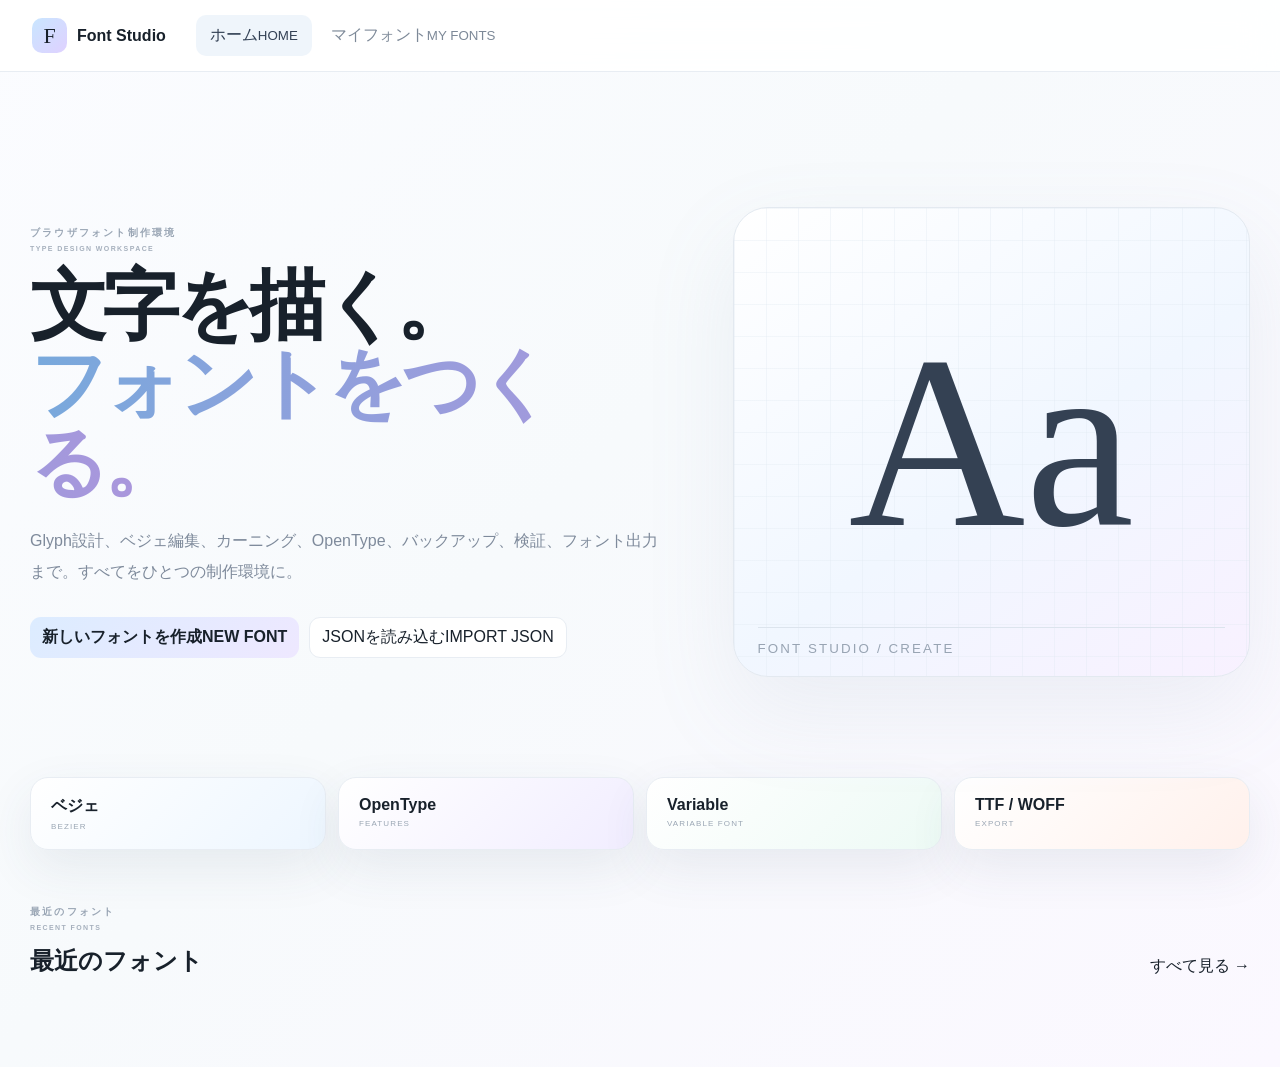
<file: index.html>
<!doctype html><html lang="ja"><head><meta charset="utf-8"><meta name="viewport" content="width=device-width,initial-scale=1"><meta name="theme-color" content="#f8fafc"><title>Font Studio</title><link rel="stylesheet" href="css/style.css"><link rel="stylesheet" href="css/studio.css"></head><body><header class="topbar"><a class="brand" href="index.html"><b>F</b><span>Font Studio</span></a><nav><a class="active" href="index.html">ホーム<small>HOME</small></a><a href="mypage.html">マイフォント<small>MY FONTS</small></a></nav></header><main class="home"><section class="hero"><div><p class="eyebrow">ブラウザフォント制作環境<span>TYPE DESIGN WORKSPACE</span></p><h1>文字を描く。<br><em>フォントをつくる。</em></h1><p class="lead">Glyph設計、ベジェ編集、カーニング、OpenType、バックアップ、検証、フォント出力まで。すべてをひとつの制作環境に。</p><div class="actions"><button class="primary" onclick="newFont()">新しいフォントを作成<span>NEW FONT</span></button><button onclick="document.querySelector('#import').click()">JSONを読み込む<span>IMPORT JSON</span></button><input id="import" type="file" accept=".json" hidden></div></div><div class="hero-art"><div>Aa</div><small>FONT STUDIO / CREATE</small></div></section><section class="feature-strip"><div><b>ベジェ</b><small>BEZIER</small></div><div><b>OpenType</b><small>FEATURES</small></div><div><b>Variable</b><small>VARIABLE FONT</small></div><div><b>TTF / WOFF</b><small>EXPORT</small></div></section><section class="section"><div class="section-head"><div><p class="eyebrow">最近のフォント<span>RECENT FONTS</span></p><h2>最近のフォント</h2></div><a href="mypage.html">すべて見る →</a></div><div id="recent" class="font-grid"></div></section></main><script src="js/app.js"></script><script src="js/studio.js"></script></body></html>
</file>
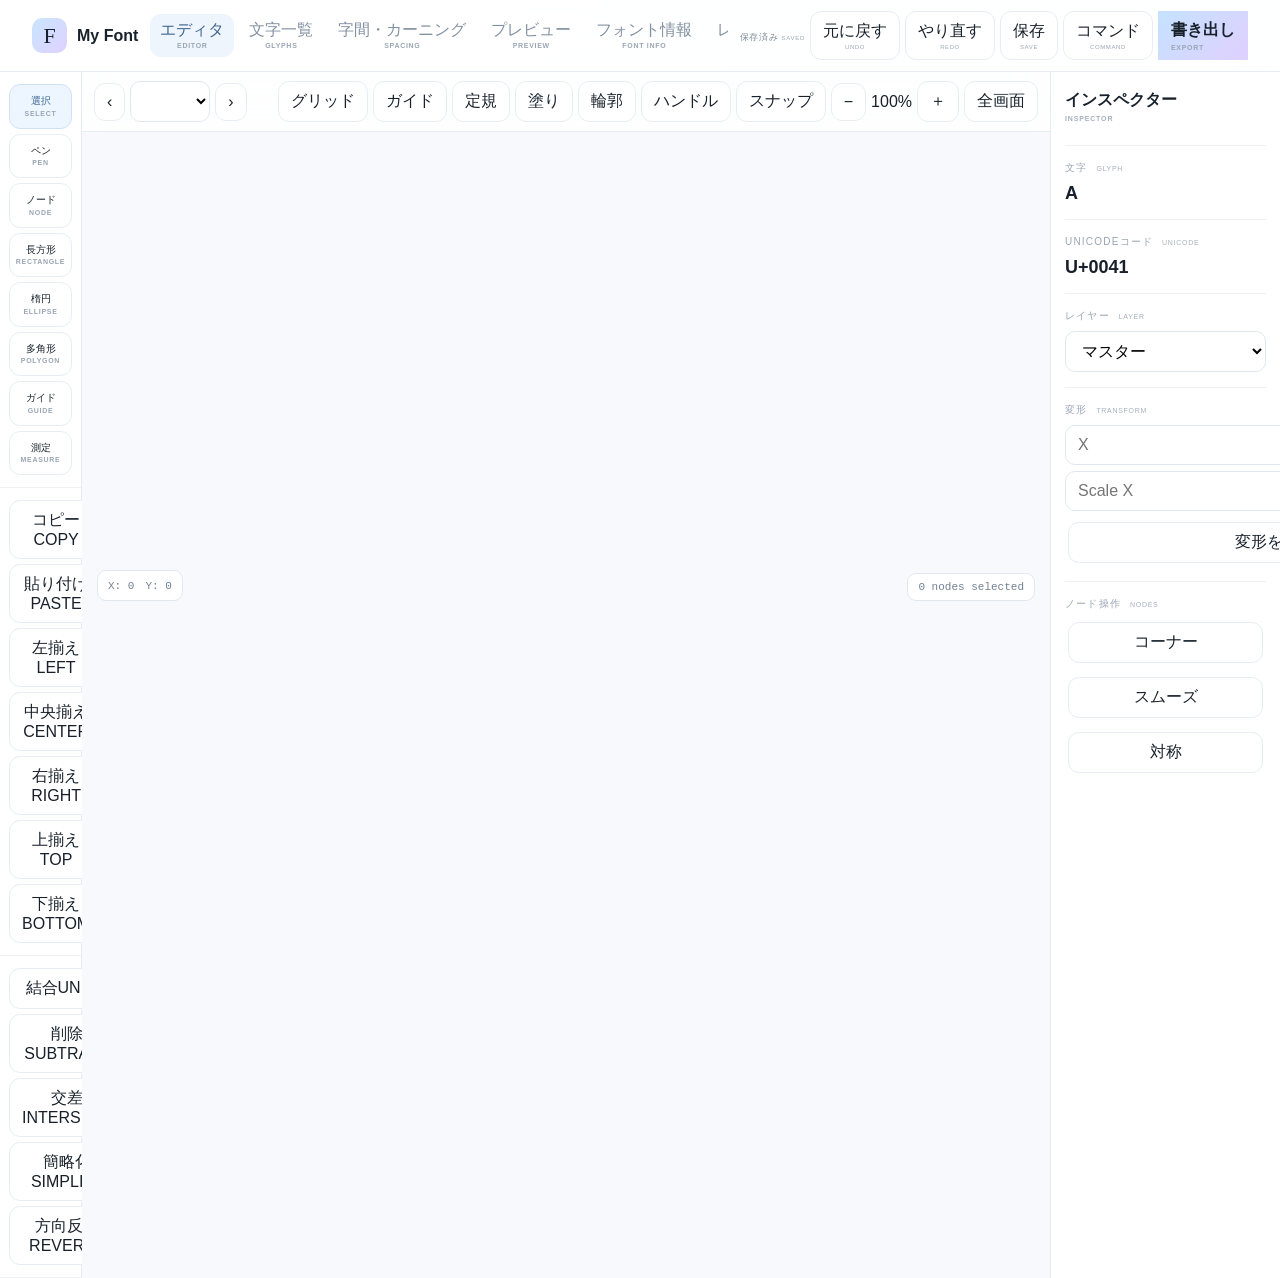
<file: editor.html>
<!doctype html><html lang="ja"><head><meta charset="utf-8"><meta name="viewport" content="width=device-width,initial-scale=1,viewport-fit=cover"><title>エディタ | Font Studio</title><link rel="stylesheet" href="css/style.css"><link rel="stylesheet" href="css/editor.css"><link rel="stylesheet" href="css/studio.css"></head><body class="editor-body"><header class="editor-top"><a class="brand" href="mypage.html"><b>F</b><span id="fontName">My Font</span></a><div class="doc-tabs" id="docTabs"><button class="doc-tab active" data-view="editor">エディタ<span>EDITOR</span></button><button class="doc-tab" data-view="glyphs">文字一覧<span>GLYPHS</span></button><button class="doc-tab" data-view="spacing">字間・カーニング<span>SPACING</span></button><button class="doc-tab" data-view="preview">プレビュー<span>PREVIEW</span></button><button class="doc-tab" data-view="fontinfo">フォント情報<span>FONT INFO</span></button><button class="doc-tab" data-view="layers">レイヤー<span>LAYERS</span></button><button class="doc-tab" data-view="guides">ガイド・定規<span>GUIDES</span></button><button class="doc-tab" data-view="components">コンポーネント<span>COMPONENTS</span></button><button class="doc-tab" data-view="ligatures">合字<span>LIGATURES</span></button><button class="doc-tab" data-view="opentype">OpenType<span>OPENTYPE</span></button><button class="doc-tab" data-view="variable">バリアブル<span>VARIABLE</span></button><button class="doc-tab" data-view="compare">比較<span>COMPARE</span></button><button class="doc-tab" data-view="history">履歴・バックアップ<span>HISTORY</span></button><button class="doc-tab" data-view="settings">設定<span>SETTINGS</span></button><button class="doc-tab" data-view="export">書き出し<span>EXPORT</span></button></div><div class="top-actions"><span id="saveStatus">保存済み<span> SAVED</span></span><button onclick="undo()">元に戻す<span>UNDO</span></button><button onclick="redo()">やり直す<span>REDO</span></button><button onclick="saveProject()">保存<span>SAVE</span></button><button onclick="openCommandPalette()">コマンド<span>COMMAND</span></button><a class="primary mini" href="export.html">書き出し<span>EXPORT</span></a></div></header><main class="editor-layout"><aside class="leftbar"><div class="tool-section"><button class="tool active" data-tool="select">選択<span>SELECT</span></button><button class="tool" data-tool="pen">ペン<span>PEN</span></button><button class="tool" data-tool="node">ノード<span>NODE</span></button><button class="tool" data-tool="rect">長方形<span>RECTANGLE</span></button><button class="tool" data-tool="ellipse">楕円<span>ELLIPSE</span></button><button class="tool" data-tool="polygon">多角形<span>POLYGON</span></button><button class="tool" data-tool="guide">ガイド<span>GUIDE</span></button><button class="tool" data-tool="measure">測定<span>MEASURE</span></button></div><div class="tool-section small-tools"><button onclick="copySelection()">コピー<span>COPY</span></button><button onclick="pasteSelection()">貼り付け<span>PASTE</span></button><button onclick="alignSelected('left')">左揃え<span>LEFT</span></button><button onclick="alignSelected('center')">中央揃え<span>CENTER</span></button><button onclick="alignSelected('right')">右揃え<span>RIGHT</span></button><button onclick="alignSelected('top')">上揃え<span>TOP</span></button><button onclick="alignSelected('bottom')">下揃え<span>BOTTOM</span></button></div><div class="tool-section small-tools"><button onclick="booleanOp('union')">結合<span>UNION</span></button><button onclick="booleanOp('subtract')">削除<span>SUBTRACT</span></button><button onclick="booleanOp('intersect')">交差<span>INTERSECT</span></button><button onclick="simplifySelected()">簡略化<span>SIMPLIFY</span></button><button onclick="reverseSelected()">方向反転<span>REVERSE</span></button></div></aside><section class="editor-main"><div id="views"><div id="view-editor" class="view active"><div class="viewbar"><div class="glyph-switch"><button onclick="prevGlyph()">‹</button><select id="glyphSelect"></select><button onclick="nextGlyph()">›</button></div><div class="view-tools"><button onclick="toggleGrid()">グリッド</button><button onclick="toggleGuides()">ガイド</button><button onclick="toggleRulers()">定規</button><button onclick="toggleFill()">塗り</button><button onclick="toggleOutline()">輪郭</button><button onclick="toggleHandles()">ハンドル</button><button onclick="toggleSnap()">スナップ</button><button onclick="zoom(-1)">−</button><span id="zoomLabel">100%</span><button onclick="zoom(1)">＋</button><button onclick="toggleFullscreen()">全画面</button></div></div><div class="canvas-stage"><canvas id="glyphCanvas"></canvas><div id="coords">X: 0　Y: 0</div><div id="selectionInfo">0 nodes selected</div></div></div><div id="view-glyphs" class="view"><div class="viewbar"><strong>文字一覧<span>GLYPH LIBRARY</span></strong><input id="glyphSearch" placeholder="文字・Unicode・Glyph名を検索"></div><div class="glyph-filters"><button data-filter="all">すべて</button><button data-filter="done">制作済み</button><button data-filter="todo">未制作</button><button data-filter="recent">最近編集</button><button data-filter="error">エラー</button></div><div id="glyphGrid" class="glyph-grid"></div></div><div id="view-spacing" class="view"><div class="viewbar"><strong>字間・カーニング<span>SPACING & KERNING</span></strong><button onclick="addKerning()">カーニングを追加<span>ADD KERNING</span></button><button onclick="autoKerning()">自動調整<span>AUTO KERNING</span></button></div><div class="metrics-card"><div class="metric"><span>文字 <i>GLYPH</i></span><b id="metricGlyph">A</b></div><label>送り幅<input id="advance" type="number"></label><label>左サイドベアリング<input id="lsb" type="number"></label><label>右サイドベアリング<input id="rsb" type="number"></label></div><div id="kerningList" class="kerning-list"></div></div><div id="view-preview" class="view"><div class="viewbar"><strong>ライブプレビュー<span>LIVE PREVIEW</span></strong><input id="previewSize" type="range" min="12" max="180" value="72"><button onclick="openPlayground()">プレイグラウンドへ</button></div><textarea id="previewText">ABCDEFGHIJKLMNOPQRSTUVWXYZ
abcdefghijklmnopqrstuvwxyz
0123456789
The quick brown fox jumps over the lazy dog.</textarea><div id="livePreview" class="live-preview"></div></div><div id="view-fontinfo" class="view"><div class="viewbar"><strong>フォント情報<span>FONT INFORMATION</span></strong></div><div class="form-grid"><label>フォント名<input id="infoName"></label><label>ファミリー<input id="infoFamily"></label><label>スタイル<select id="infoStyle"><option>Regular</option><option>Bold</option><option>Italic</option><option>Bold Italic</option></select></label><label>バージョン<input id="infoVersion"></label><label>作者<input id="infoAuthor"></label><label>Copyright<input id="infoCopyright"></label><label>Units Per Em<input id="upm" type="number"></label><label>Ascender<input id="ascender" type="number"></label><label>Descender<input id="descender" type="number"></label><label>Line Gap<input id="lineGap" type="number"></label><label>Weight<input id="weight" type="number"></label><label>Width Class<input id="widthClass" type="number"></label><label>Cap Height<input id="capHeight" type="number"></label><label>X Height<input id="xHeight" type="number"></label><label>Italic Angle<input id="italicAngle" type="number"></label></div></div><div id="view-layers" class="view"><div class="viewbar"><strong>レイヤー<span>LAYERS</span></strong><button onclick="addLayer()">レイヤー追加</button></div><div id="layersPanel" class="panel-list"></div></div><div id="view-guides" class="view"><div class="viewbar"><strong>ガイド・定規<span>GUIDES & RULERS</span></strong><button onclick="addGuide()">ガイド追加</button></div><div class="settings-grid"><label>表示単位<select id="unitMode"><option value="font">Font Units</option><option value="px">Pixel</option></select></label><label>グリッド間隔<input id="gridSize" type="number" value="50"></label><label>スナップ強度<input id="snapSize" type="number" value="10"></label></div><div id="guidesPanel" class="panel-list"></div></div><div id="view-components" class="view"><div class="viewbar"><strong>コンポーネント<span>COMPONENTS</span></strong><button onclick="addComponent()">コンポーネント化</button></div><p class="hint">別のGlyphを部品として重ね、元Glyphの変更を参照できます。</p><div id="componentsPanel" class="panel-list"></div></div><div id="view-ligatures" class="view"><div class="viewbar"><strong>合字<span>LIGATURES</span></strong><button onclick="addLigature()">合字を追加</button></div><div id="ligaturePanel" class="panel-list"></div></div><div id="view-opentype" class="view"><div class="viewbar"><strong>OpenType設定<span>OPENTYPE FEATURES</span></strong></div><div class="feature-grid"><label><input type="checkbox" data-feature="liga" checked> 標準合字 <small>liga</small></label><label><input type="checkbox" data-feature="kern" checked> カーニング <small>kern</small></label><label><input type="checkbox" data-feature="calt"> 文脈依存 <small>calt</small></label><label><input type="checkbox" data-feature="smcp"> スモールキャップ <small>smcp</small></label><label><input type="checkbox" data-feature="frac"> 分数 <small>frac</small></label><label><input type="checkbox" data-feature="zero"> スラッシュゼロ <small>zero</small></label></div><textarea id="featureCode" placeholder="OpenType featureコードを記述"></textarea></div><div id="view-variable" class="view"><div class="viewbar"><strong>バリアブルフォント<span>VARIABLE FONT</span></strong><button onclick="addAxis()">軸を追加</button></div><div id="axisPanel" class="axis-panel"></div><div class="variable-preview" id="variablePreview">Aa</div></div><div id="view-compare" class="view"><div class="viewbar"><strong>フォント比較<span>COMPARE</span></strong><select id="compareFont"></select></div><div class="compare-stage"><div><small>現在のフォント</small><p id="compareA">Aa Typography</p></div><div><small>比較対象</small><p id="compareB">Aa Typography</p></div></div></div><div id="view-history" class="view"><div class="viewbar"><strong>履歴・バックアップ<span>HISTORY & BACKUP</span></strong><button onclick="createBackup()">バックアップ</button><button onclick="restoreLatest()">最新を復元</button></div><div id="historyPanel" class="panel-list"></div></div><div id="view-settings" class="view"><div class="viewbar"><strong>設定<span>SETTINGS</span></strong></div><div class="settings-grid"><label>自動保存<select id="autosaveMode"><option value="on">ON</option><option value="off">OFF</option></select></label><label>テーマ<select id="themeMode"><option value="light">ライト</option><option value="dark">ダーク</option></select></label><label>表示密度<select id="density"><option>標準</option><option>コンパクト</option></select></label></div><div class="shortcut-table"><div>保存 <kbd>Ctrl / ⌘</kbd> + <kbd>S</kbd></div><div>元に戻す <kbd>Ctrl / ⌘</kbd> + <kbd>Z</kbd></div><div>やり直す <kbd>Ctrl / ⌘</kbd> + <kbd>Shift</kbd> + <kbd>Z</kbd></div><div>コマンドパレット <kbd>Ctrl / ⌘</kbd> + <kbd>K</kbd></div><div>削除 <kbd>Delete</kbd></div></div></div><div id="view-export" class="view"><div class="viewbar"><strong>書き出し<span>EXPORT</span></strong></div><div class="export-grid"><button class="export-card" onclick="location.href='export.html'"><b>TTF / WOFF / WOFF2</b><span>フォントファイルを書き出し</span></button><button class="export-card" onclick="exportJSON()"><b>JSON</b><span>制作データを保存</span></button><button class="export-card" onclick="exportSVG()"><b>SVG</b><span>現在の文字をSVGで保存</span></button><button class="export-card" onclick="exportCSS()"><b>CSS</b><span>Webフォント用CSS</span></button></div></div></div></section><aside class="rightbar"><div class="inspector-title">インスペクター<span>INSPECTOR</span></div><div class="inspector-block"><span>文字 <i>GLYPH</i></span><strong id="insGlyph">A</strong></div><div class="inspector-block"><span>Unicodeコード <i>UNICODE</i></span><strong id="insUnicode">U+0041</strong></div><div class="inspector-block"><span>レイヤー <i>LAYER</i></span><select id="layerSelect"><option>マスター</option></select></div><div class="inspector-block"><span>変形 <i>TRANSFORM</i></span><div class="transform-grid"><input id="tx" placeholder="X"><input id="ty" placeholder="Y"><input id="tw" placeholder="Scale X"><input id="th" placeholder="Scale Y"></div><button onclick="applyTransform()">変形を適用<span>APPLY</span></button></div><div class="inspector-block"><span>ノード操作 <i>NODES</i></span><button onclick="setNodeType('corner')">コーナー</button><button onclick="setNodeType('smooth')">スムーズ</button><button onclick="setNodeType('symmetric')">対称</button></div></aside></main><div id="commandPalette" class="modal hidden"><div class="palette"><input id="commandInput" placeholder="コマンドを検索"><div id="commandList"></div></div></div><script src="js/app.js"></script><script src="js/geometry.js"></script><script src="js/ttf.js"></script><script src="js/editor.js"></script><script src="js/studio.js"></script></body></html>
</file>
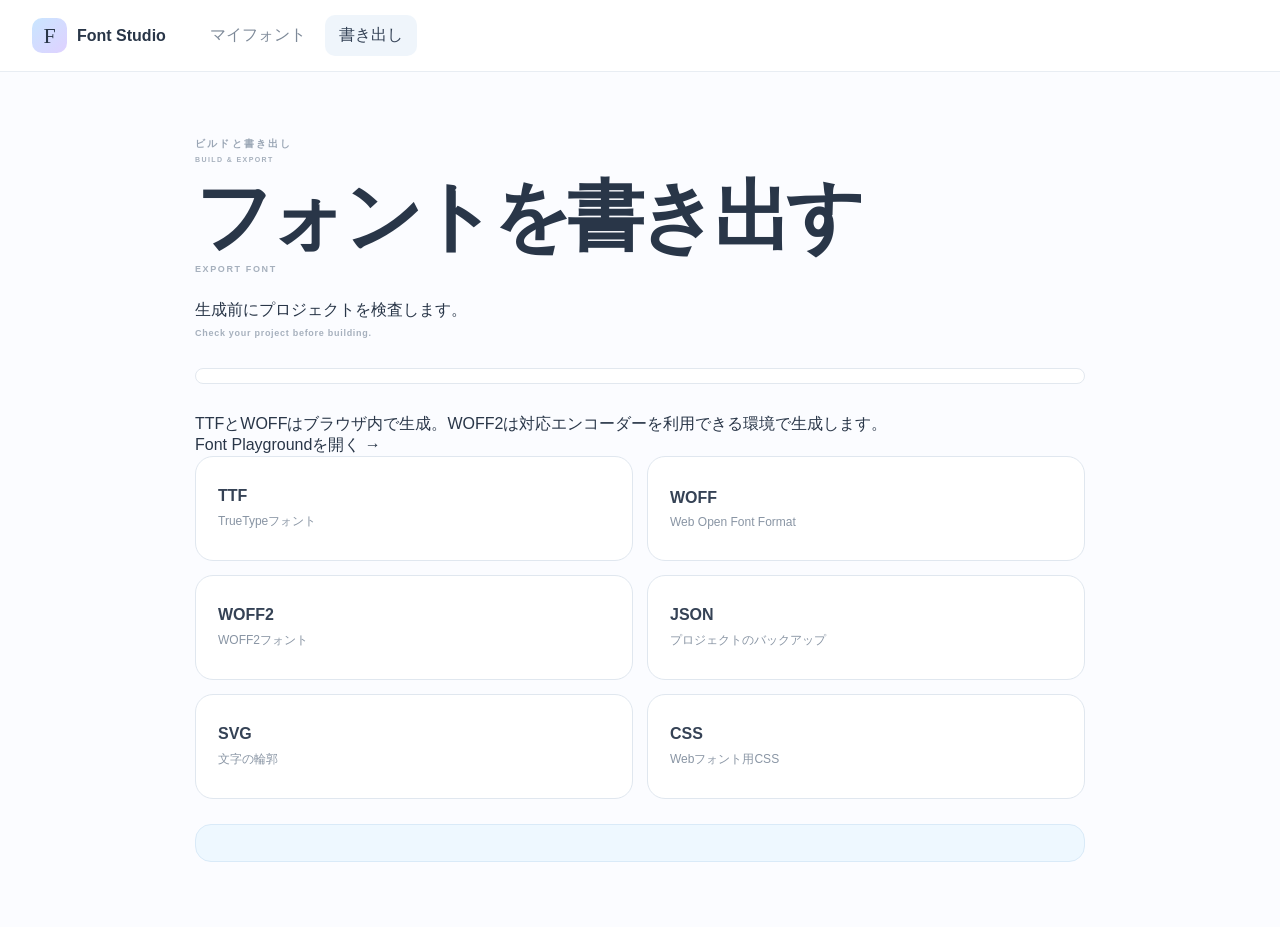
<file: export.html>
<!doctype html><html lang="ja"><head><meta charset="utf-8"><meta name="viewport" content="width=device-width,initial-scale=1"><title>Export | Font Studio</title><link rel="stylesheet" href="css/style.css"></head><body><header class="topbar"><a class="brand" href="editor.html"><b>F</b><span>Font Studio</span></a><nav><a href="mypage.html">マイフォント</a><a class="active" href="export.html">書き出し</a></nav></header><main class="page narrow"><p class="eyebrow">ビルドと書き出し<span>BUILD & EXPORT</span></p><h1>フォントを書き出す<span class="en-label">EXPORT FONT</span></h1><p>生成前にプロジェクトを検査します。<span class="en-sub">Check your project before building.</span></p><div id="checks" class="checklist"></div><div class="export-note">TTFとWOFFはブラウザ内で生成。WOFF2は対応エンコーダーを利用できる環境で生成します。<br><a href="playground.html">Font Playgroundを開く →</a></div><div class="export-grid big"><button class="export-card featured" onclick="exportTTF()"><b>TTF</b><span>TrueTypeフォント</span></button><button class="export-card" onclick="exportWOFF()"><b>WOFF</b><span>Web Open Font Format</span></button><button class="export-card" onclick="exportWOFF2()"><b>WOFF2</b><span>WOFF2フォント</span></button><button class="export-card" onclick="exportJSON()"><b>JSON</b><span>プロジェクトのバックアップ</span></button><button class="export-card" onclick="exportSVG()"><b>SVG</b><span>文字の輪郭</span></button><button class="export-card" onclick="exportCSS()"><b>CSS</b><span>Webフォント用CSS</span></button></div><div id="exportMessage" class="notice"></div></main><script src="js/app.js"></script><script src="js/ttf.js"></script></body></html>
</file>
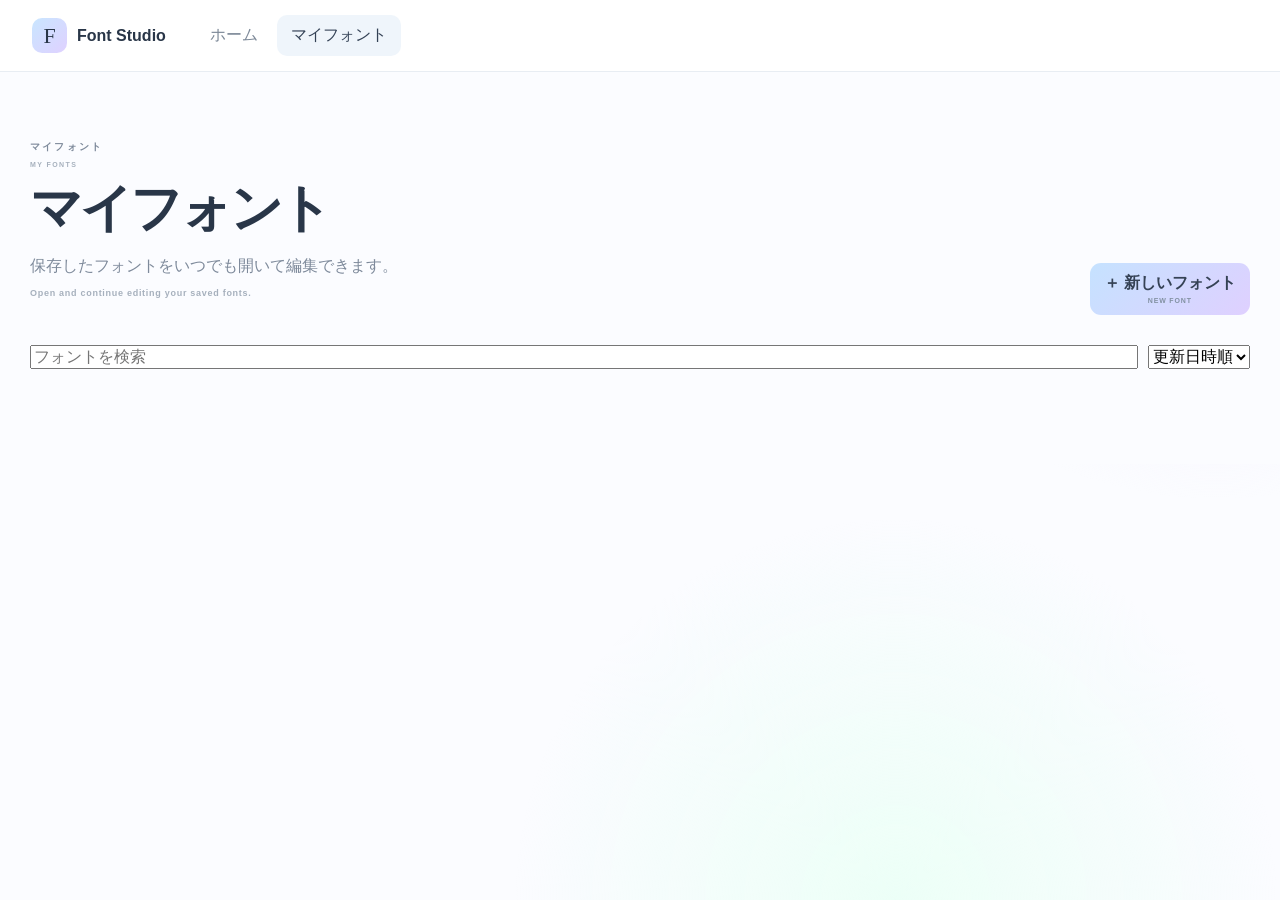
<file: mypage.html>
<!doctype html><html lang="ja"><head><meta charset="utf-8"><meta name="viewport" content="width=device-width,initial-scale=1"><title>マイフォント | Font Studio</title><link rel="stylesheet" href="css/style.css"></head><body><header class="topbar"><a class="brand" href="index.html"><b>F</b><span>Font Studio</span></a><nav><a href="index.html">ホーム</a><a class="active" href="mypage.html">マイフォント</a></nav></header><main class="page"><div class="page-head"><div><p class="eyebrow">マイフォント<span>MY FONTS</span></p><h1>マイフォント</h1><p>保存したフォントをいつでも開いて編集できます。<span class="en-sub">Open and continue editing your saved fonts.</span></p></div><button class="primary" onclick="newFont()">＋ 新しいフォント<span class="button-en">NEW FONT</span></button></div><div class="library-toolbar"><input id="search" placeholder="フォントを検索"><select id="sort"><option value="updated">更新日時順</option><option value="name">名前順</option><option value="glyphs">Glyph数順</option></select></div><div id="fonts" class="font-grid"></div></main><script src="js/app.js"></script></body></html>
</file>
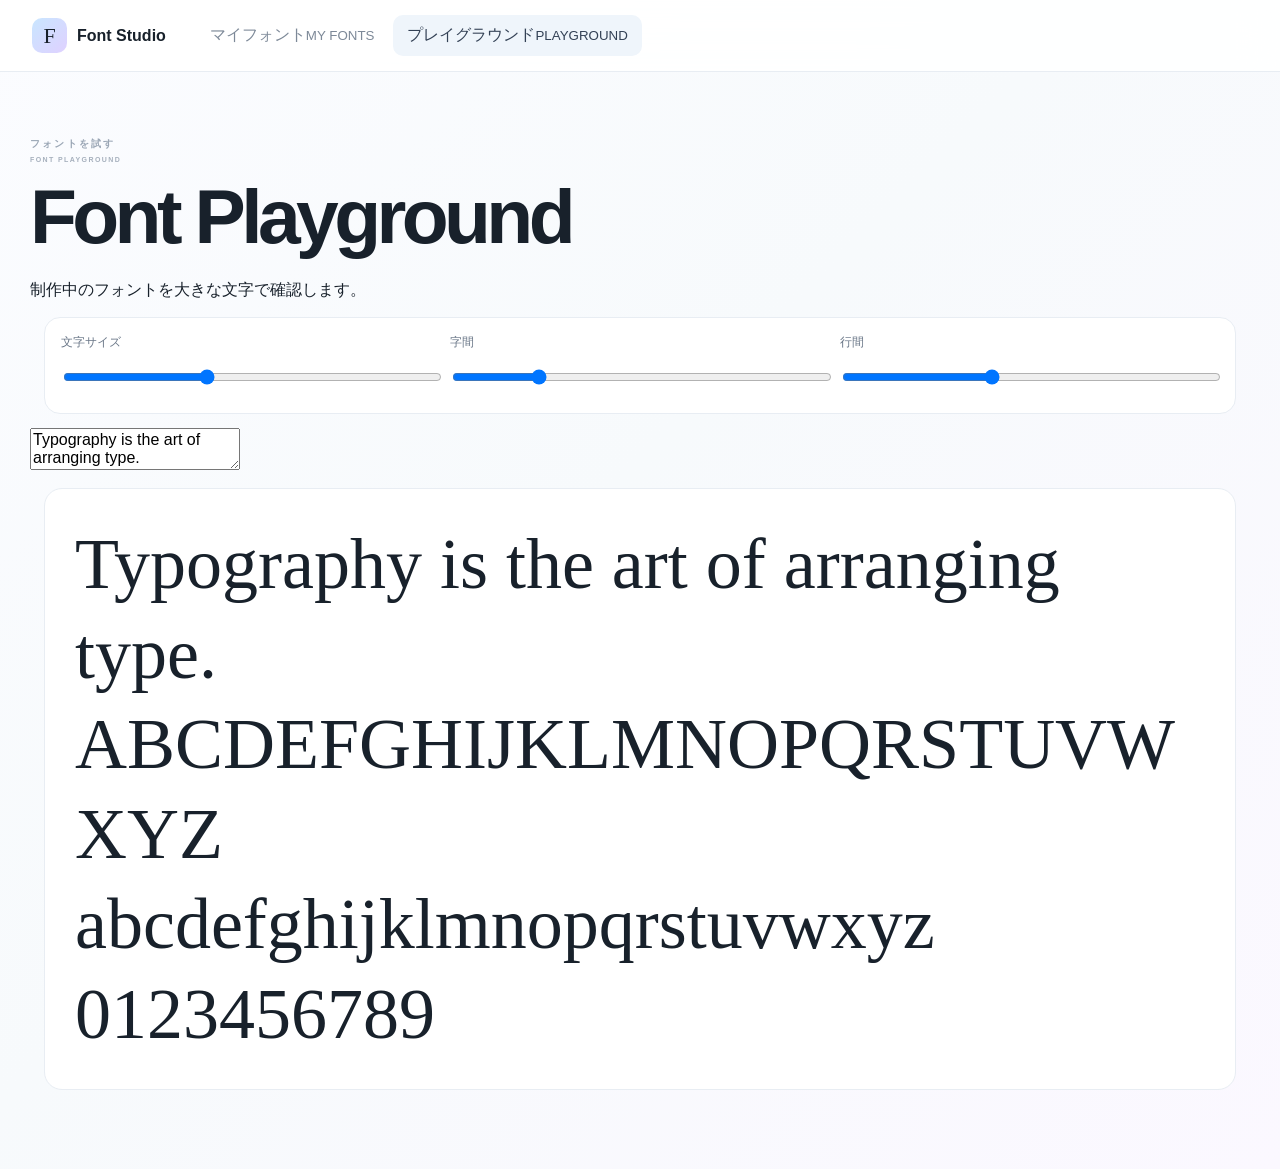
<file: playground.html>
<!doctype html><html lang="ja"><head><meta charset="utf-8"><meta name="viewport" content="width=device-width,initial-scale=1"><title>Font Playground | Font Studio</title><link rel="stylesheet" href="css/style.css"><link rel="stylesheet" href="css/studio.css"></head><body><header class="topbar"><a class="brand" href="index.html"><b>F</b><span>Font Studio</span></a><nav><a href="mypage.html">マイフォント<small>MY FONTS</small></a><a class="active" href="playground.html">プレイグラウンド<small>PLAYGROUND</small></a></nav></header><main class="page"><p class="eyebrow">フォントを試す<span>FONT PLAYGROUND</span></p><h1>Font Playground</h1><p>制作中のフォントを大きな文字で確認します。</p><div class="settings-grid"><label>文字サイズ<input id="size" type="range" min="12" max="240" value="96"></label><label>字間<input id="tracking" type="range" min="-20" max="80" value="0"></label><label>行間<input id="leading" type="range" min="70" max="200" value="120"></label></div><textarea id="text">Typography is the art of arranging type.
ABCDEFGHIJKLMNOPQRSTUVWXYZ
abcdefghijklmnopqrstuvwxyz
0123456789</textarea><div id="stage" class="live-preview" contenteditable="true">Typography is the art of arranging type.
ABCDEFGHIJKLMNOPQRSTUVWXYZ
abcdefghijklmnopqrstuvwxyz
0123456789</div></main><script src="js/app.js"></script><script>const q=s=>document.querySelector(s);function u(){q('stage').style.fontSize=q('size').value+'px';q('stage').style.letterSpacing=q('tracking').value+'px';q('stage').style.lineHeight=(q('leading').value/100);q('stage').textContent=q('text').value}['size','tracking','leading','text'].forEach(x=>q(x).addEventListener('input',u));u();</script></body></html>
</file>
<file: css/style.css>
*{box-sizing:border-box}html,body{margin:0;min-height:100%;font-family:Inter,-apple-system,BlinkMacSystemFont,"Hiragino Sans","Yu Gothic",sans-serif;color:#293648;background:#fbfcff}body:before{content:"";position:fixed;inset:0;z-index:-2;background:radial-gradient(circle at 5% 5%,#eaf6ff 0,transparent 25%),radial-gradient(circle at 95% 10%,#f4edff 0,transparent 28%),radial-gradient(circle at 70% 100%,#ecfff7 0,transparent 30%)}button,input,select,textarea{font:inherit}button{border:1px solid #e0e7ef;background:#fff;color:#354255;border-radius:11px;padding:10px 14px;cursor:pointer;transition:.18s}button:hover{border-color:#c6d4e3;transform:translateY(-1px);box-shadow:0 10px 25px #7187a31a}a{text-decoration:none;color:inherit}.primary{border:0;background:linear-gradient(135deg,#c5e2ff,#dfd0ff);font-weight:750}.topbar,.editor-top{height:72px;display:flex;align-items:center;padding:0 32px;background:#ffffffdf;border-bottom:1px solid #e8edf3;backdrop-filter:blur(18px);position:sticky;top:0;z-index:30}.brand{display:flex;gap:10px;align-items:center;font-weight:800}.brand b{display:grid;place-items:center;width:35px;height:35px;border-radius:10px;background:linear-gradient(135deg,#c9e6ff,#dfd1ff);font:22px Georgia}.topbar nav{display:flex;gap:5px;margin-left:30px}.topbar nav a{padding:10px 14px;color:#7d8998;border-radius:10px}.topbar nav a.active,.topbar nav a:hover{background:#eff5fb;color:#334155}.home,.page{max-width:1280px;margin:auto;padding:65px 30px}.hero{min-height:610px;display:grid;grid-template-columns:1.1fr .9fr;gap:70px;align-items:center}.eyebrow{font-size:10px;letter-spacing:.22em;font-weight:850;color:#9aa6b5;margin:0 0 13px}.hero h1,h1{font-size:clamp(42px,6vw,78px);line-height:1.02;letter-spacing:-.06em;margin:0 0 25px}.hero h1 em{font-style:normal;background:linear-gradient(90deg,#78a9dc,#ad95dc);color:transparent;background-clip:text}.lead,.page-head p{color:#7e8a9b;line-height:1.9;max-width:670px}.actions{display:flex;gap:10px;margin-top:30px}.hero-art{height:470px;border:1px solid #e3e9f0;border-radius:35px;background:linear-gradient(145deg,#fff,#f1f7ff 55%,#f8f1ff);position:relative;display:grid;place-items:center;overflow:hidden;box-shadow:0 35px 90px #8399b21d}.hero-art:before{content:"";position:absolute;inset:0;background-image:linear-gradient(#dfe8f055 1px,transparent 1px),linear-gradient(90deg,#dfe8f055 1px,transparent 1px);background-size:32px 32px}.hero-art div{font:245px Georgia;z-index:1;color:#344153}.hero-art small{position:absolute;z-index:2;bottom:20px;left:24px;right:24px;border-top:1px solid #dce4ed;padding-top:13px;color:#98a4b3;letter-spacing:.16em}.section{margin-top:55px}.section-head,.page-head{display:flex;justify-content:space-between;align-items:end;gap:20px;margin-bottom:25px}.section-head h2,.page-head h1{margin:0}.font-grid{display:grid;grid-template-columns:repeat(auto-fill,minmax(235px,1fr));gap:18px}.font-card{background:#fff;border:1px solid #e3e9f0;border-radius:22px;padding:17px;cursor:pointer;transition:.2s}.font-card:hover{transform:translateY(-3px);box-shadow:0 22px 45px #7187a31b}.font-preview{height:175px;border-radius:16px;background:linear-gradient(135deg,#eef7ff,#f8f0ff);display:grid;place-items:center;font:82px Georgia}.font-meta{padding:14px 3px 2px}.font-meta strong{display:block}.font-meta span{display:block;color:#98a4b3;font-size:11px;margin-top:5px}.library-toolbar{display:flex;gap:10px;margin:30px 0}.library-toolbar input{flex:1}.page-head h1{font-size:52px}.narrow{max-width:950px}.checklist{background:#fff;border:1px solid #e2e8ef;border-radius:20px;padding:7px;margin:30px 0}.check{display:flex;justify-content:space-between;padding:14px 16px;border-bottom:1px solid #edf0f4}.check:last-child{border:0}.ok{color:#4c9b7c}.notice{padding:18px;border:1px solid #d9eaf8;background:#eef8ff;border-radius:16px;color:#6f8092;margin-top:25px}.export-grid{padding:22px;display:grid;grid-template-columns:repeat(2,1fr);gap:14px}.export-grid.big{padding:0}.export-card{text-align:left;min-height:105px;padding:22px;border-radius:18px}.export-card b{display:block;font-size:16px}.export-card span{display:block;color:#8995a4;font-size:12px;margin-top:8px}.editor-body{height:100vh;overflow:hidden}.editor-top{position:relative;gap:20px}.doc-tabs{display:flex;gap:3px;overflow:auto}.doc-tab{border:0;background:transparent;padding:9px 12px;color:#8190a1;white-space:nowrap}.doc-tab.active{background:#eef5fc;color:#3e6590}.top-actions{margin-left:auto;display:flex;gap:7px;align-items:center}.top-actions span{font-size:10px;color:#8d99a8}.mini{padding:9px 13px}.editor-layout{display:grid;grid-template-columns:82px minmax(0,1fr) 230px;height:calc(100vh - 72px)}.leftbar,.rightbar{background:#fff;border-right:1px solid #e7ecf2}.rightbar{border-right:0;border-left:1px solid #e7ecf2}.tool-section{padding:12px 9px;border-bottom:1px solid #edf0f4;display:grid;gap:5px}.tool{font-size:10px;padding:10px 4px}.tool.active{background:#edf5ff;border-color:#cfe2f5;color:#3e6a95}.small-tools{grid-template-columns:1fr}.editor-main{min-width:0;background:#f7f9fc}.view{display:none;height:100%;flex-direction:column}.view.active{display:flex}.viewbar{min-height:58px;background:#ffffffdd;border-bottom:1px solid #e5eaf0;display:flex;align-items:center;padding:9px 14px;gap:10px}.viewbar strong{font-size:13px}.viewbar input{margin-left:auto}.glyph-switch{display:flex;align-items:center;gap:5px}.glyph-switch select{min-width:80px}.view-tools{display:flex;gap:5px;margin-left:auto;align-items:center;flex-wrap:wrap}.canvas-stage{position:relative;flex:1;overflow:hidden}.canvas-stage canvas{width:100%;height:100%;display:block;touch-action:none}.canvas-stage #coords,.canvas-stage #selectionInfo{position:absolute;bottom:15px;padding:7px 10px;background:#fff;border:1px solid #e0e7ef;border-radius:9px;font:11px monospace;color:#728095}.canvas-stage #coords{left:15px}.canvas-stage #selectionInfo{right:15px}.glyph-grid{padding:18px;display:grid;grid-template-columns:repeat(auto-fill,minmax(78px,1fr));gap:9px;overflow:auto;align-content:start}.glyph-cell{height:90px;border:1px solid #e2e8ef;border-radius:13px;background:#fff;display:flex;flex-direction:column;align-items:center;justify-content:center;cursor:pointer}.glyph-cell:hover,.glyph-cell.selected{background:#f0f7ff;border-color:#bdd6ee}.glyph-cell b{font:33px Georgia}.glyph-cell span{font:9px monospace;color:#9aa5b3;margin-top:5px}.metrics-card{margin:20px;display:grid;grid-template-columns:1fr 1fr 1fr 1fr;gap:12px;background:#fff;border:1px solid #e3e8ef;border-radius:18px;padding:18px}.metric span{display:block;font-size:10px;color:#97a3b1}.metric b{font:35px Georgia}.metrics-card label,.form-grid label{display:flex;flex-direction:column;gap:7px;font-size:11px;font-weight:700;color:#768395}.kerning-list{margin:0 20px;background:#fff;border:1px solid #e3e8ef;border-radius:18px;overflow:auto}.kern-row{display:grid;grid-template-columns:60px 60px 1fr 80px;align-items:center;padding:11px 16px;border-bottom:1px solid #eef1f4;font-size:12px}.form-grid{padding:24px;display:grid;grid-template-columns:repeat(3,minmax(160px,1fr));gap:17px;overflow:auto}.live-preview{margin:20px;background:#fff;border-radius:20px;border:1px solid #e3e8ef;min-height:400px;padding:35px;white-space:pre-wrap;overflow:auto;font:72px/1.25 Georgia}.view textarea{margin:20px;height:100px;resize:vertical}.rightbar{padding:18px 14px;overflow:auto}.inspector-title{font-weight:800;margin-bottom:22px}.inspector-block{padding:15px 0;border-top:1px solid #edf0f4;display:grid;gap:8px}.inspector-block span{font-size:10px;color:#9aa5b3;text-transform:uppercase;letter-spacing:.12em}.inspector-block strong{font-size:18px}.transform-grid{display:grid;grid-template-columns:1fr 1fr;gap:6px}@media(max-width:950px){.editor-layout{grid-template-columns:65px minmax(0,1fr)}.rightbar{display:none}.doc-tabs{position:absolute;left:90px;right:170px;top:7px}.hero{grid-template-columns:1fr}.metrics-card{grid-template-columns:1fr 1fr}.form-grid{grid-template-columns:1fr 1fr}}@media(max-width:650px){.topbar,.editor-top{padding:0 13px}.home,.page{padding:40px 18px}.actions{flex-wrap:wrap}.hero-art{height:300px}.hero-art div{font-size:160px}.editor-top{height:auto;min-height:72px;flex-wrap:wrap;padding-top:9px;padding-bottom:8px}.doc-tabs{position:static;order:3;width:100%}.top-actions{margin-left:auto}.top-actions button:not(.primary){display:none}.editor-layout{height:calc(100vh - 105px)}.view-tools button:nth-child(n+5){display:none}.form-grid{grid-template-columns:1fr}.export-grid{grid-template-columns:1fr}.page-head{flex-direction:column;align-items:start}.page-head h1{font-size:43px}}

/* Japanese-first typography / English ruby-style labels */
.eyebrow,.en-label,.en-sub,.button-en,.doc-tab,.tool,.viewbar strong,.inspector-title,.inspector-block span,.top-actions button,.top-actions span{position:relative}
.eyebrow>span,.en-label,.en-sub,.button-en,.doc-tab>span,.tool>span,.viewbar strong>span,.inspector-title>span{display:block;font-family:Inter,-apple-system,BlinkMacSystemFont,sans-serif;font-size:8px;line-height:1.15;letter-spacing:.12em;color:#a6b0bd;font-weight:650;margin-top:4px}
.eyebrow>span{font-size:7px;letter-spacing:.2em;margin-top:5px}
.en-label{font-size:9px;letter-spacing:.18em;margin-top:9px}
.en-sub{font-size:9px;letter-spacing:.08em;margin-top:7px}
.button-en{font-size:7px;margin-top:3px;color:#8291a2}
.doc-tab{line-height:1.1}
.doc-tab>span{font-size:6px;margin-top:3px;letter-spacing:.14em}
.tool{line-height:1.15}
.tool>span{font-size:6px;margin-top:3px;letter-spacing:.1em}
.viewbar strong>span{font-size:7px;letter-spacing:.14em}
.inspector-title>span{font-size:7px;margin-top:4px}
.inspector-block span i{font-style:normal;font-size:7px;letter-spacing:.1em;color:#a6b0bd;margin-left:5px}
.top-actions button span{display:block;font-size:6px;color:#9aa6b4;letter-spacing:.1em;margin-top:2px}
.top-actions #saveStatus>span{font-size:6px;letter-spacing:.12em}
h1>.en-label{display:block}
.section-head h2 .en-label{display:block}
@media(max-width:650px){.doc-tab>span{font-size:5px}.tool>span{font-size:5px}}
</file>
<file: css/studio.css>
:root{--ink:#18212b;--muted:#8793a2;--line:#e8edf3;--panel:#fff;--bg:#f7f9fc;--blue:#cfe5ff;--lav:#e6ddff;--mint:#d9f4ea;--peach:#ffe7dc;--accent:#728fc1;--shadow:0 18px 50px rgba(54,74,100,.09)}
body{color:var(--ink);background:linear-gradient(135deg,#fbfcff,#f7fafc 45%,#fbf8ff)}
button,input,select,textarea{font:inherit}button{border:1px solid var(--line);background:#fff;color:var(--ink);border-radius:11px;padding:9px 12px;cursor:pointer;transition:.18s ease}button:hover{transform:translateY(-1px);border-color:#ccd7e5;box-shadow:0 8px 18px rgba(80,100,130,.08)}button.primary{background:linear-gradient(135deg,#dcecff,#eee8ff);border-color:#d7e2f2}.feature-strip{display:grid;grid-template-columns:repeat(4,1fr);gap:12px;margin:30px 0}.feature-strip>div{padding:18px 20px;border:1px solid var(--line);border-radius:18px;background:rgba(255,255,255,.75);box-shadow:var(--shadow)}.feature-strip>div:nth-child(1){background:linear-gradient(135deg,#fff,#edf6ff)}.feature-strip>div:nth-child(2){background:linear-gradient(135deg,#fff,#f1edff)}.feature-strip>div:nth-child(3){background:linear-gradient(135deg,#fff,#edfaf5)}.feature-strip>div:nth-child(4){background:linear-gradient(135deg,#fff,#fff1ec)}.feature-strip b,.feature-strip small{display:block}.feature-strip small{margin-top:5px;color:#9aa6b4;font-size:8px;letter-spacing:.14em}.doc-tabs{overflow:auto;display:flex;gap:5px;scrollbar-width:none}.doc-tabs::-webkit-scrollbar{display:none}.doc-tab{min-width:max-content;padding:7px 10px}.doc-tab span,.tool span,.top-actions span,.viewbar strong span{display:block;font-size:7px;color:#9aa6b4;letter-spacing:.1em;margin-top:3px}.view{display:none;height:100%}.view.active{display:block}.viewbar{min-height:52px;display:flex;align-items:center;gap:8px;padding:9px 12px;border-bottom:1px solid var(--line);background:rgba(255,255,255,.86);backdrop-filter:blur(12px);flex-wrap:wrap}.viewbar strong{margin-right:auto}.glyph-filters{display:flex;gap:7px;padding:12px;border-bottom:1px solid var(--line);overflow:auto}.glyph-grid{padding:14px;display:grid;grid-template-columns:repeat(auto-fill,minmax(90px,1fr));gap:10px;overflow:auto;height:calc(100% - 112px)}.glyph-card{background:#fff;border:1px solid var(--line);border-radius:14px;padding:12px;text-align:center;cursor:pointer}.glyph-card .char{font-size:34px;line-height:1.1}.glyph-card small{display:block;color:#9aa6b4;font-size:8px;margin-top:6px}.glyph-card.done{background:linear-gradient(135deg,#fff,#f1fbf7)}.metrics-card,.settings-grid,.compare-stage,.axis-panel,.panel-list{margin:14px;display:grid;gap:10px}.metrics-card{grid-template-columns:1fr repeat(3,1fr);padding:14px;border:1px solid var(--line);border-radius:16px;background:#fff}.metrics-card label,.settings-grid label{display:grid;gap:6px;color:#697687;font-size:12px}.metrics-card input,.settings-grid input,.settings-grid select,.form-grid input,.form-grid select{width:100%;box-sizing:border-box;border:1px solid var(--line);border-radius:10px;padding:9px;background:#fbfcfe}.metric b{font-size:30px}.kerning-list{padding:14px;display:grid;gap:8px;overflow:auto}.kern-row{display:grid;grid-template-columns:70px 70px 1fr 120px;gap:10px;align-items:center;border:1px solid var(--line);border-radius:12px;padding:9px;background:#fff}.live-preview{margin:14px;padding:30px;border:1px solid var(--line);border-radius:18px;min-height:320px;background:#fff;white-space:pre-wrap}.view textarea{margin:14px;width:calc(100% - 28px);min-height:100px;border:1px solid var(--line);border-radius:12px;padding:12px;box-sizing:border-box}.panel-list{grid-template-columns:1fr}.panel-row{display:grid;grid-template-columns:1fr auto;gap:10px;align-items:center;padding:13px 15px;border:1px solid var(--line);border-radius:13px;background:#fff}.panel-row small{display:block;color:#9aa6b4;margin-top:3px}.settings-grid{grid-template-columns:repeat(3,1fr);padding:16px;border:1px solid var(--line);border-radius:16px;background:#fff}.feature-grid{display:grid;grid-template-columns:repeat(3,1fr);gap:10px;padding:14px}.feature-grid label{border:1px solid var(--line);padding:13px;border-radius:12px;background:#fff}.feature-grid small{color:#9aa6b4;margin-left:5px}.shortcut-table{margin:14px;border:1px solid var(--line);border-radius:15px;background:#fff;overflow:hidden}.shortcut-table div{display:flex;justify-content:space-between;padding:13px 16px;border-bottom:1px solid var(--line)}kbd{padding:3px 7px;border:1px solid #dce3eb;border-bottom-width:2px;border-radius:6px;background:#f6f8fb;font-size:11px}.axis-row{display:grid;grid-template-columns:120px 1fr 80px;gap:10px;align-items:center;border:1px solid var(--line);border-radius:12px;padding:12px;background:#fff}.axis-row input[type=range]{width:100%}.variable-preview{text-align:center;font-size:140px;padding:40px;background:#fff;border:1px solid var(--line);margin:14px;border-radius:18px}.compare-stage{grid-template-columns:1fr 1fr}.compare-stage>div{padding:25px;background:#fff;border:1px solid var(--line);border-radius:16px}.compare-stage p{font-size:64px;margin:15px 0}.modal{position:fixed;inset:0;background:rgba(25,35,50,.18);backdrop-filter:blur(8px);display:grid;place-items:start center;padding-top:12vh;z-index:50}.modal.hidden{display:none}.palette{width:min(680px,92vw);background:#fff;border:1px solid var(--line);border-radius:18px;box-shadow:0 30px 80px rgba(35,50,75,.2);overflow:hidden}.palette input{width:100%;box-sizing:border-box;border:0;border-bottom:1px solid var(--line);padding:16px;font-size:16px;outline:none}.command-item{padding:12px 16px;cursor:pointer}.command-item:hover{background:#f4f7fb}.hint{margin:16px;color:#778494}.rightbar button{margin:3px}.editor-top{display:grid;grid-template-columns:auto minmax(0,1fr) auto;gap:12px;align-items:center}.top-actions{display:flex;gap:5px;align-items:center}.top-actions button,.top-actions a{white-space:nowrap}.top-actions>span{font-size:9px;color:#7c8897}.top-actions>span>span{display:inline;font-size:7px}.form-grid{padding:14px;display:grid;grid-template-columns:repeat(3,1fr);gap:12px}.form-grid label{display:grid;gap:6px;font-size:12px;color:#697687}
@media(max-width:1100px){.editor-top{grid-template-columns:auto 1fr}.top-actions{grid-column:1/-1;justify-content:flex-end}.feature-grid,.settings-grid{grid-template-columns:repeat(2,1fr)}.metrics-card{grid-template-columns:1fr 1fr}.form-grid{grid-template-columns:repeat(2,1fr)}}
@media(max-width:700px){.feature-strip{grid-template-columns:1fr 1fr}.editor-layout{grid-template-columns:54px 1fr}.rightbar{display:none}.doc-tabs{grid-column:1/-1}.editor-top{padding:7px}.top-actions{overflow:auto;justify-content:flex-start}.metrics-card,.settings-grid,.form-grid,.feature-grid,.compare-stage{grid-template-columns:1fr}.kern-row{grid-template-columns:45px 45px 1fr 80px}.compare-stage p{font-size:40px}.hero{grid-template-columns:1fr!important}.hero-art{min-height:180px}}
</file>
<file: css/editor.css>
input,select,textarea{border:1px solid #e0e7ef;background:#fff;border-radius:10px;padding:10px 12px;outline:none}input:focus,select:focus,textarea:focus{border-color:#aec8e5;box-shadow:0 0 0 4px #ddecfa}.glyph-cell.selected{box-shadow:0 0 0 2px #cfe4f7 inset}.canvas-stage{background:#f7f9fc}
</file>
